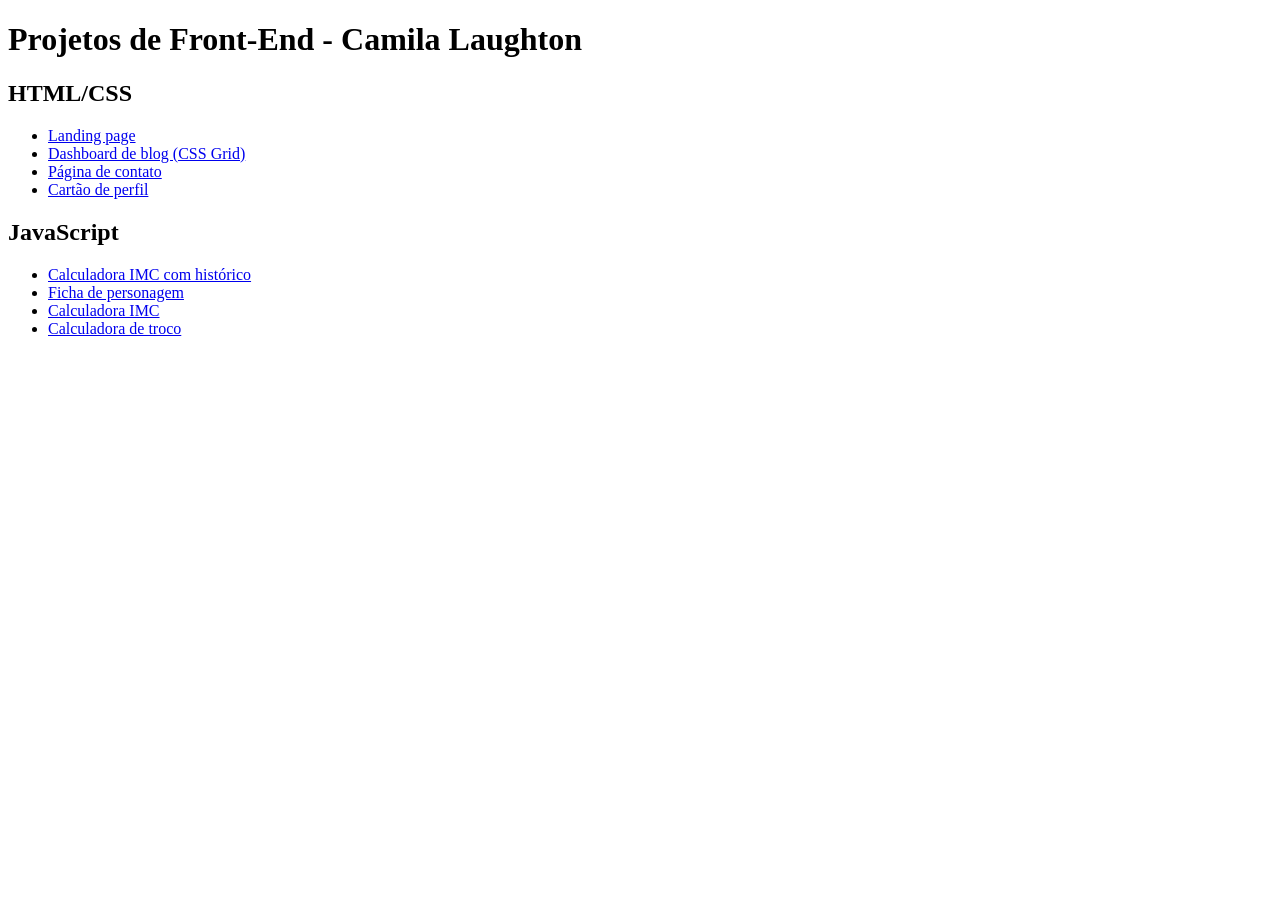
<file: index.html>
<!DOCTYPE html>
<html lang="pt-BR">
<head>
<meta charset="UTF-8">
<title>Camila Laughton - Projetos Front-End</title>
</head>
<body>
<h1>Projetos de Front-End - Camila Laughton</h1>

<h2>HTML/CSS</h2>
<ul>
<li><a href="html-css/ex.03-landing.page/ex.html">Landing page</a></li>
<li><a href="html-css/ex.04-dashboard.blog/ex.html">Dashboard de blog (CSS Grid)</a></li>
<li><a href="html-css/ex.02-pagina.de.contato/ex.html">Página de contato</a></li>
<li><a href="html-css/ex.01-cartao.de.perfil/ex.html">Cartão de perfil</a></li>
</ul>

<h2>JavaScript</h2>
<ul>
<li><a href="javascript/ex.calculadora.imc.historico/ex.html">Calculadora IMC com histórico</a></li>
<li><a href="javascript/ex.ficha.personagem/ex.html">Ficha de personagem</a></li>
<li><a href="javascript/ex.calculadora.imc/calculadora.html">Calculadora IMC</a></li>
<li><a href="javascript/ex.calculadora.troco/ex.html">Calculadora de troco</a></li>
</ul>

</body>
</html>
</file>
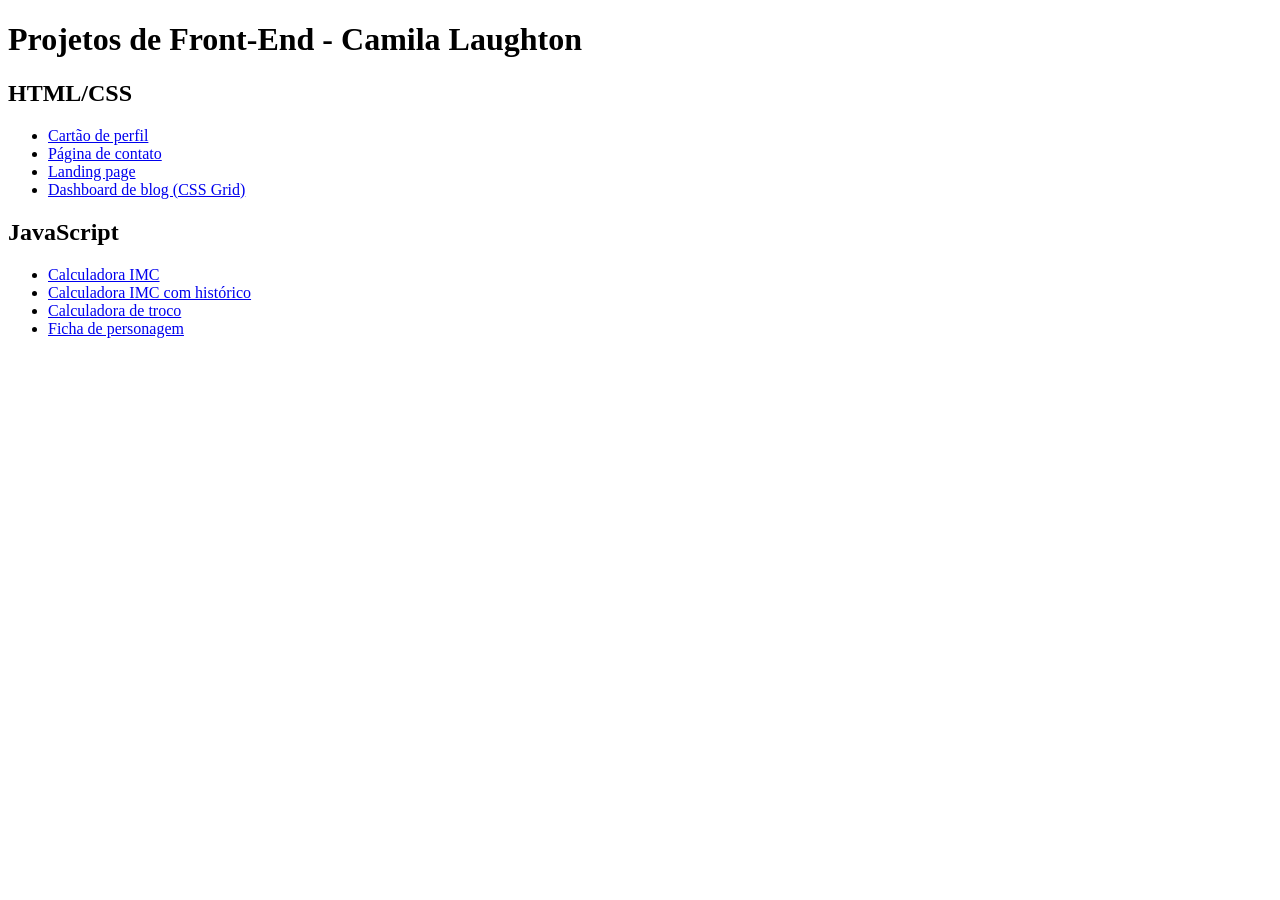
<file: javascript/index.html>
<!DOCTYPE html>
<html lang="pt-BR">
<head>
<meta charset="UTF-8">
<title>Camila Laughton - Projetos Front-End</title>
</head>
<body>
<h1>Projetos de Front-End - Camila Laughton</h1>

<h2>HTML/CSS</h2>
<ul>
<li><a href="html-css/ex.01-cartao.de.perfil/ex.html">Cartão de perfil</a></li>
<li><a href="html-css/ex.02-pagina.de.contato/ex.html">Página de contato</a></li>
<li><a href="html-css/ex.03-landing.page/ex.html">Landing page</a></li>
<li><a href="html-css/ex.04-dashboard.blog/ex.html">Dashboard de blog (CSS Grid)</a></li>
</ul>

<h2>JavaScript</h2>
<ul>
<li><a href="javascript/ex.calculadora.imc/ex.html">Calculadora IMC</a></li>
<li><a href="javascript/ex.calculadora.imc.historico/ex.html">Calculadora IMC com histórico</a></li>
<li><a href="javascript/ex.calculadora.troco/ex.html">Calculadora de troco</a></li>
<li><a href="javascript/ex.ficha.personagem/ex.html">Ficha de personagem</a></li>
</ul>

</body>
</html>
</file>
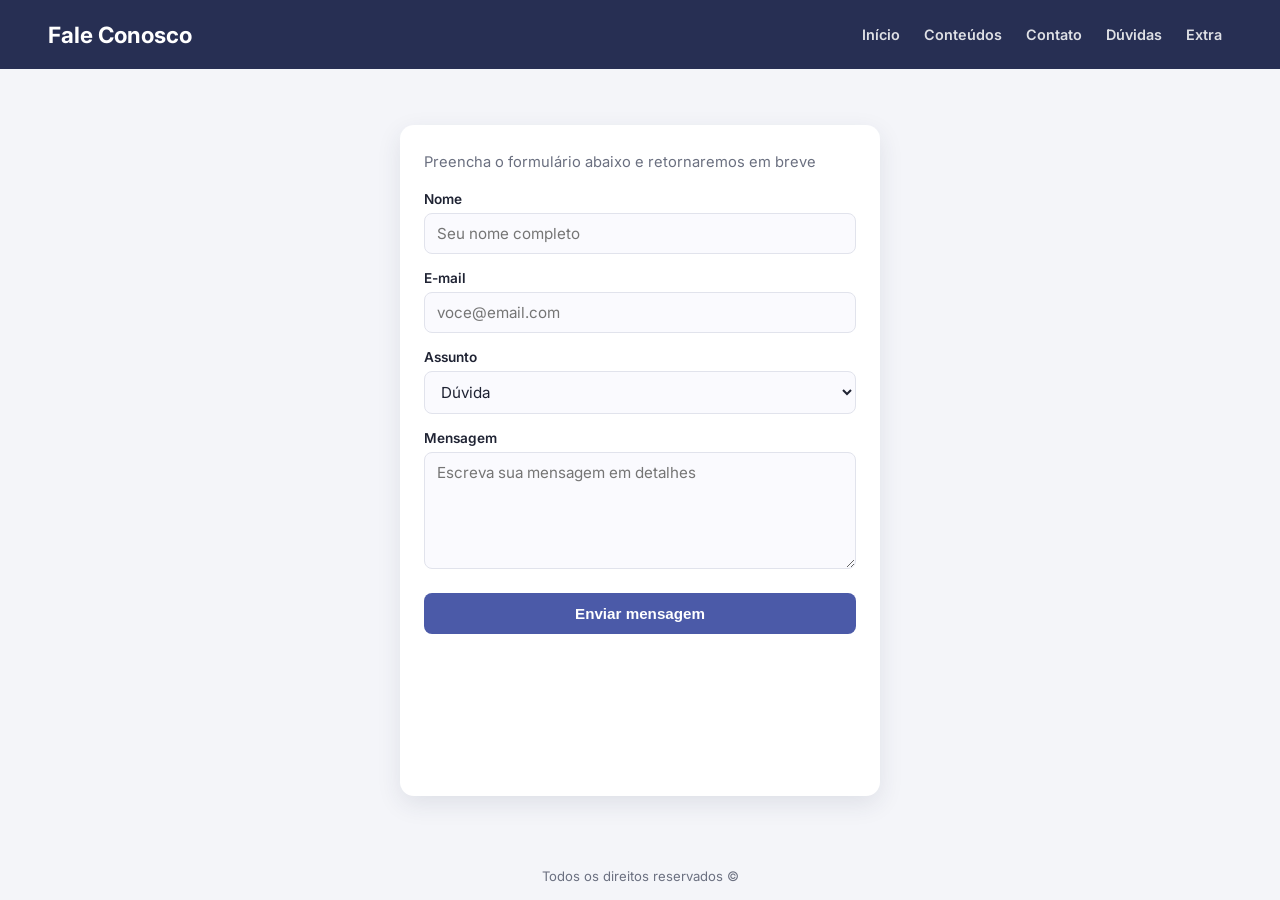
<file: html-css/ex.02-pagina.de.contato/ex.html>
<!DOCTYPE html>
<html lang="pt-br">
<head>
    <meta charset="UTF-8">
    <meta name="viewport" content="width=device-width, initial-scale=1.0">
    <title>Página de Contato</title>
    <link rel="preconnect" href="https://fonts.googleapis.com">
    <link href="https://fonts.googleapis.com/css2?family=Inter:wght@400;600;700&display=swap" rel="stylesheet">
    <link rel="stylesheet" href="style.css">
</head>
<body>
    <header>
        <h1>Fale Conosco</h1>
        <nav>
            <a href="#">Início</a>
            <a href="#">Conteúdos</a>
            <a href="#">Contato</a>
            <a href="#">Dúvidas</a>
            <a href="#">Extra</a>
        </nav>
    </header>

    <main>
        <section class="contact-card">
            <p class="intro">Preencha o formulário abaixo e retornaremos em breve</p>
            <form action="#" method="post">
                <div class="field">
                    <label for="name">Nome</label>
                    <input type="text" name="name" id="name" class="inputs" placeholder="Seu nome completo">
                </div>

                <div class="field">
                    <label for="email">E-mail</label>
                    <input type="email" name="email" id="email" class="inputs" placeholder="voce@email.com">
                </div>

                <div class="field">
                    <label for="subject">Assunto</label>
                    <select name="subject" id="subject" class="inputs">
                        <option value="duvida">Dúvida</option>
                        <option value="sugestao">Sugestão</option>
                        <option value="reclamacao">Reclamação</option>
                    </select>
                </div>

                <div class="field">
                    <label for="text">Mensagem</label>
                    <textarea name="text" id="text" class="inputs" rows="5" placeholder="Escreva sua mensagem em detalhes"></textarea>
                </div>

                <input type="submit" value="Enviar mensagem" class="button">
            </form>
        </section>
    </main>

    <footer>Todos os direitos reservados &copy;</footer>
</body>
</html>
</file>
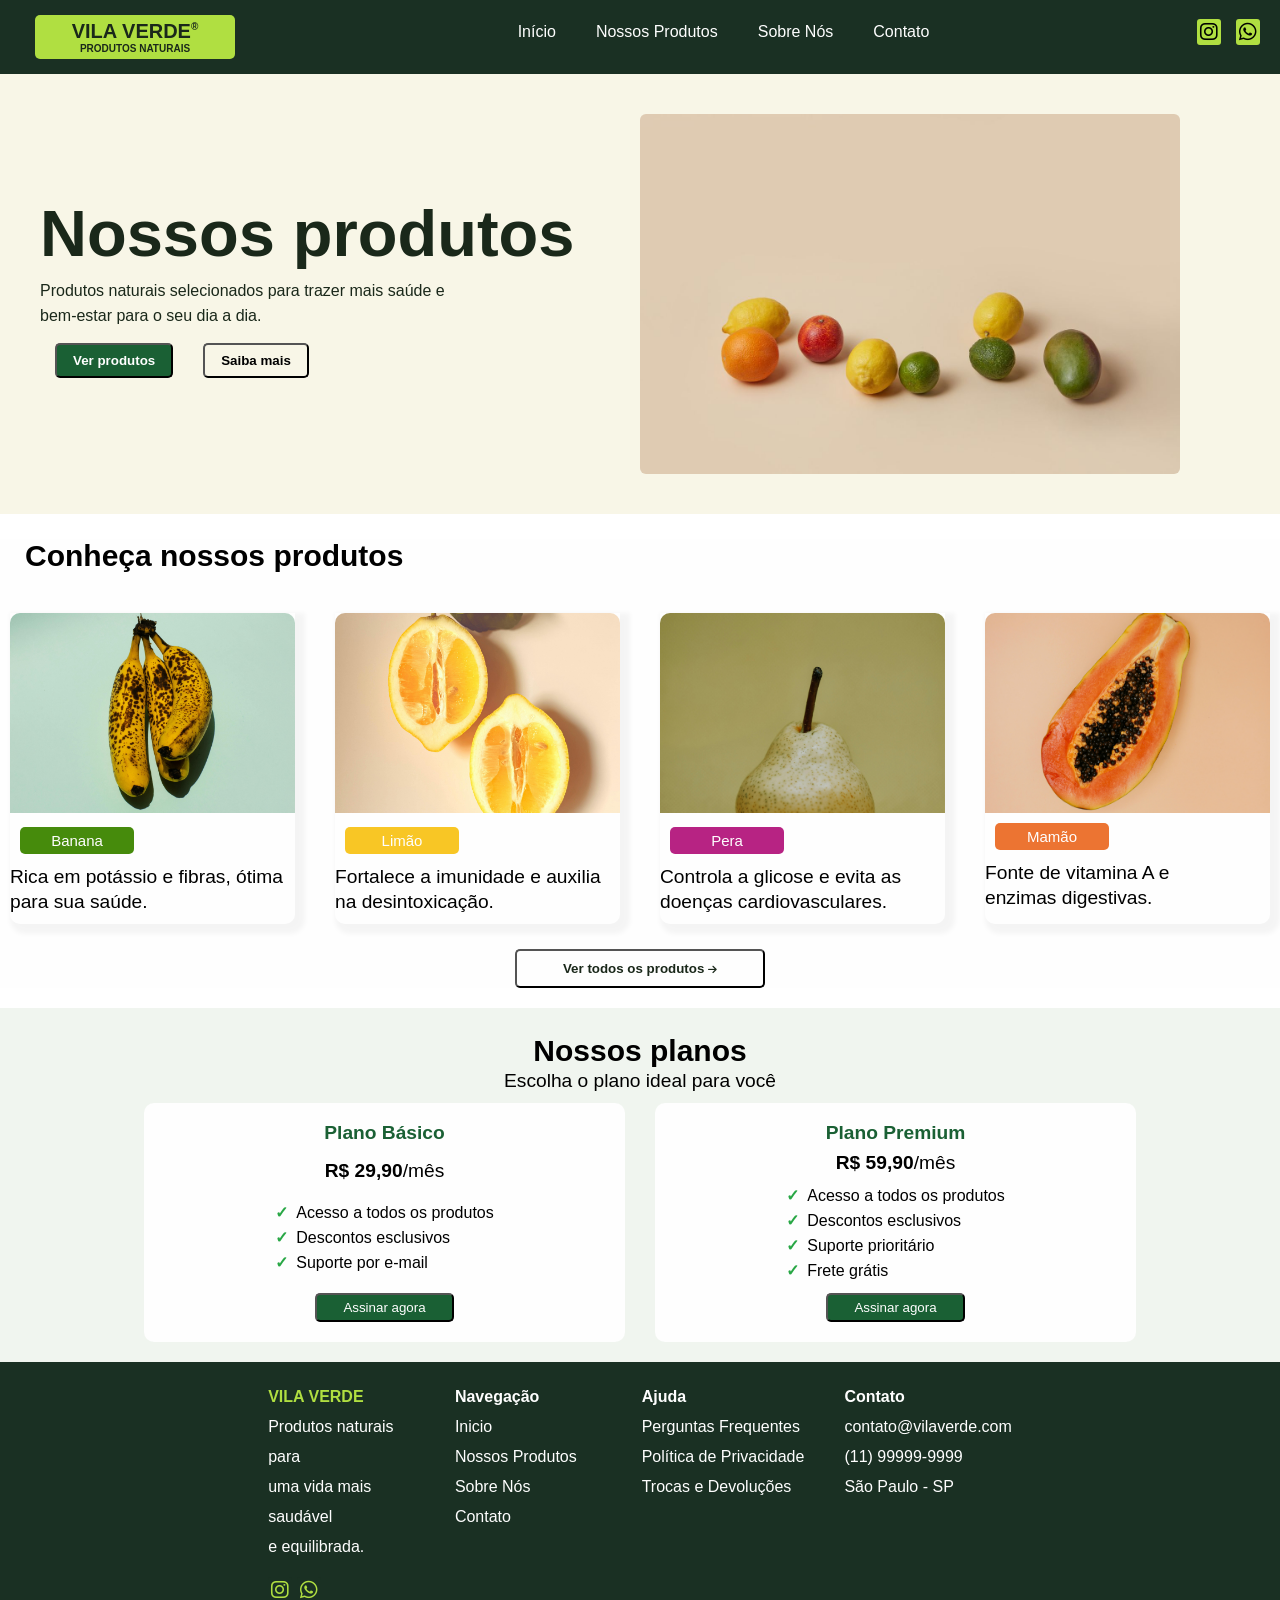
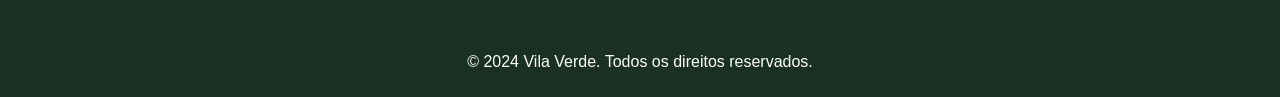
<file: html-css/ex.03-landing.page/ex.html>
<!DOCTYPE html>
<html lang="pt-br">
<head>
    <meta charset="UTF-8">
    <meta name="viewport" content="width=device-width, initial-scale=1.0">
    <title>Vila Verde</title>
    <link rel="stylesheet" href="style.css">
    <link rel="stylesheet" href="https://cdnjs.cloudflare.com/ajax/libs/font-awesome/6.5.1/css/all.min.css">
</head>
<body>
    <header id="logo">
        <div class="logo">
            <h1>VILA VERDE<span class="reg">&reg;</span></h1>
            <span class="subtitle">PRODUTOS NATURAIS</span>
        </div>

        <nav id="menu">
            <ul>
                <li><a href="#">Início</a></li>
                <li><a href="#">Nossos Produtos</a></li>
                <li><a href="#">Sobre Nós</a></li>
                <li><a href="#">Contato</a></li>
            </ul>
        </nav>

        <div id="icons">
            <i class="fa-brands fa-instagram"></i>
            <i class="fa-brands fa-whatsapp"></i>
        </div>
    </header>

    <main>
        <section id="hero">
            <div class="hero-text-buttons">
                <div class="hero-text">
                    <h1>Nossos produtos</h1>
                    <p>Produtos naturais selecionados para trazer mais saúde e <br> bem-estar para o seu dia a dia.</p>
                </div>
                           <div class="hero-buttons">
                   <button class="hero-button1">Ver produtos</button>
                   <button class="hero-button2">Saiba mais</button>
                           </div>
            </div>
            <div><img src="fruits.jpg" alt="imagem de frutas" class="img-hero"></div>
        </section>

        <!--FEATURES---------------------------------------------------->
        <section id="features">
            <h1>Conheça nossos produtos</h1>
            <div class="cards">
                <div class="card-banana">
                    <img src="img-banana.jpg" alt="imagem de uma banana">
                    <h2 class="card-title1">Banana</h2>
                    <span>Rica em potássio e fibras, ótima para sua saúde.</span>
                </div>

                <div class="card-papaya">
                    <img src="img-mamao.jpg" alt="imagem de um mamão">
                    <h2 class="card-title2">Mamão</h2>
                    <span>Fonte de vitamina A e enzimas digestivas.</span>
                </div>

                <div class="card-lemon">
                    <img src="limao-h.jpg" alt="imagem de um limão">
                    <h2 class="card-title3">Limão</h2>
                    <span>Fortalece a imunidade e auxilia na desintoxicação.</span>
                </div>

                <div class="card-pear">
                    <img src="pera.jpg" alt="imagem de uma pera">
                    <h2 class="card-title4">Pera</h2>
                    <span>Controla a glicose e evita as doenças cardiovasculares.</span>
                </div>
            </div>
            <div class="buttons"><button class="features-button">Ver todos os produtos <i class="fa-solid fa-arrow-right"></i></button></div>
        </section>

        <!--PRICING---------------------------------------------------------------->
        <section id="pricing">
            <div class="pricing-top">
                <h1>Nossos planos</h1>
                <span>Escolha o plano ideal para você</span>
            </div>
            <div class="price-cards">
                <div class="pricing-card" id="card1">
                    <h2>Plano Básico</h2>
                    <span><div class="price">R$ 29,90 </div> /mês</span>
                    <ul>
                        <li>Acesso a todos os produtos</li>
                        <li>Descontos esclusivos</li>
                        <li>Suporte por e-mail</li>
                    </ul>
                    <button class="pricing-button pricing-button-pro">Assinar agora</button>
                </div>
                <div class="pricing-card" id="card2">
                    <h2>Plano Premium</h2>
                    <span><div class="price">R$ 59,90 </div> /mês</span>
                    <ul>
                        <li>Acesso a todos os produtos</li>
                        <li>Descontos esclusivos</li>
                        <li>Suporte prioritário</li>
                        <li>Frete grátis</li>
                    </ul>
                    <button class="pricing-button pricing-button-pro">Assinar agora</button>
                </div>
            </div>
        </section>
    </main>

        <!--FOOTER ------------------------------------------------------------------------>
    <footer>
        <div class="box01">
            <div class="footer-slogan">
                <h2>VILA VERDE</h2>
                <p>Produtos naturais para <br> uma vida mais saudável <br> e equilibrada.</p>
            <div id="footer-icons">
                <i class="fa-brands fa-instagram" id="insta"></i>
                <i class="fa-brands fa-whatsapp" id="wpp"></i>
            </div>
            </div>
            <div class="footer-style">
                <h2>Navegação</h2>
                <a href="#">Inicio</a>
                <a href="#">Nossos Produtos</a>
                <a href="#">Sobre Nós</a>
                <a href="#">Contato</a>
        </div>

        </div>

        <div class="box02">
            <div class="footer-style">
                <h2>Ajuda</h2>
                <a href="#">Perguntas Frequentes</a>
                <a href="#">Política de Privacidade</a>
                <a href="#">Trocas e Devoluções</a>
            </div>
            <div class="footer-style">
                <h2>Contato</h2>
                <a href="#">contato@vilaverde.com</a>
                <a href="#">(11) 99999-9999</a>
                <a href="#">São Paulo - SP</a>
            </div>
        </div>
        <p class="copy">&copy; 2024 Vila Verde. Todos os direitos reservados.</p>
    </footer>
</body>
</html>
</file>
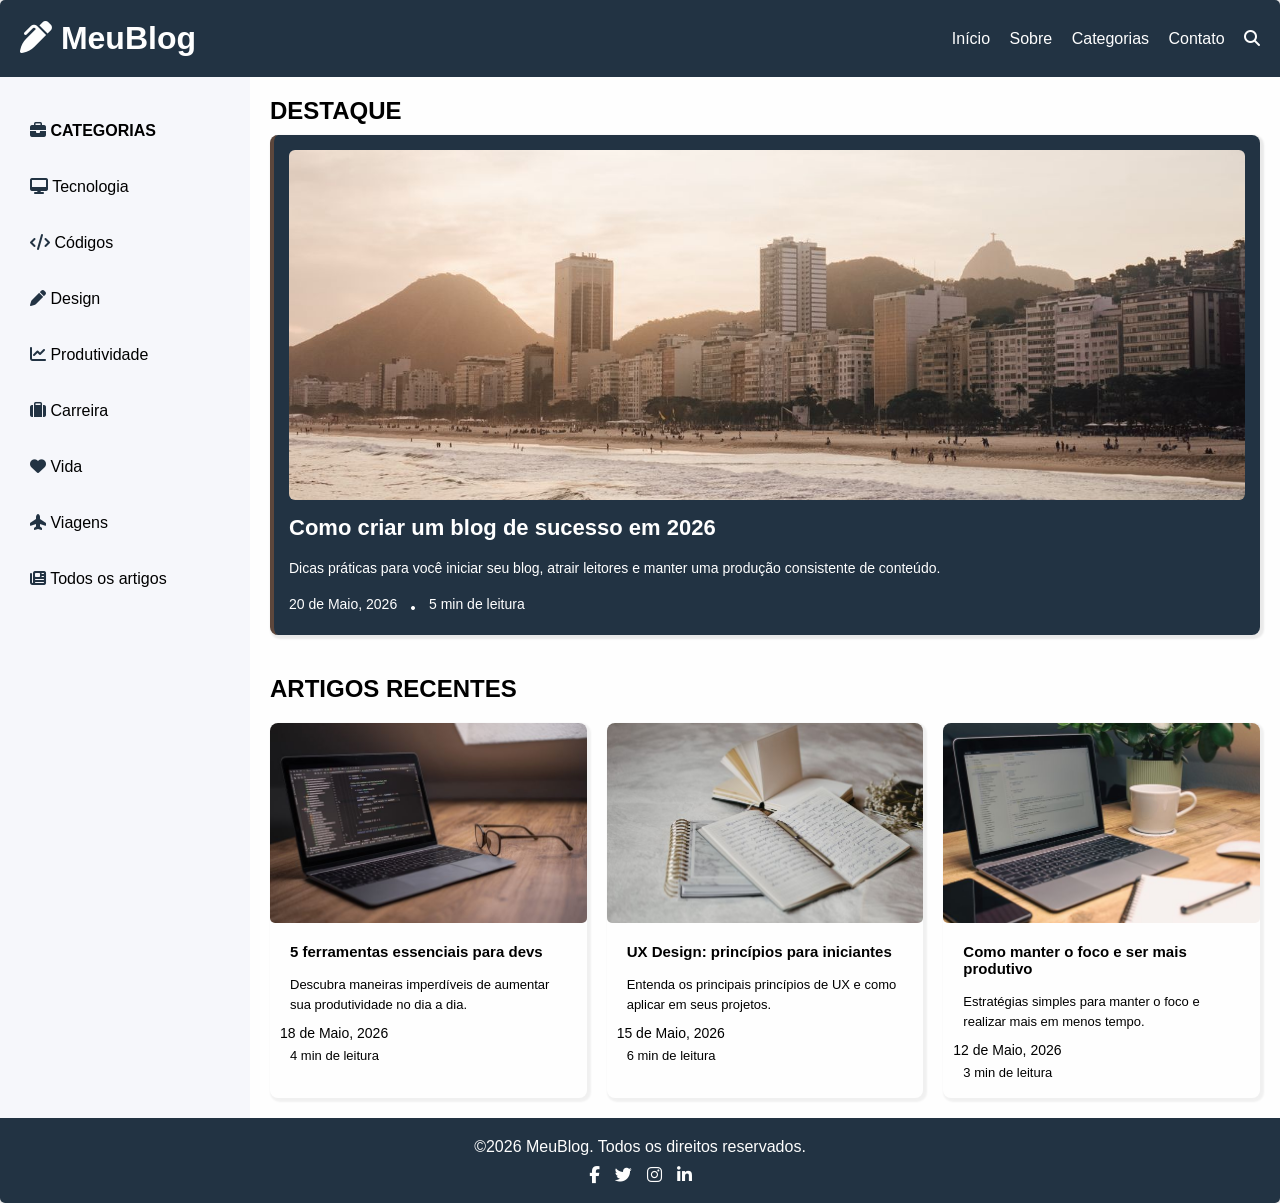
<file: html-css/ex.04-dashboard.blog/ex.html>
<!DOCTYPE html>
<html lang="pt-br">
<head>
    <meta charset="UTF-8">
    <meta name="viewport" content="width=device-width, initial-scale=1.0">
    <title>MeuBlog</title>
    <link rel="stylesheet" href="https://cdnjs.cloudflare.com/ajax/libs/font-awesome/6.5.1/css/all.min.css">
    <link rel="stylesheet" href="style.css">
</head>
<body>

    <!--HEADER----------------------------------------------------------------->
    <header>
        <h1><i class="fa-solid fa-pen-clip"></i> MeuBlog</h1>

        <nav>
            <a href="#">Início</a>
            <a href="#">Sobre</a>
            <a href="#">Categorias</a>
            <a href="#">Contato</a>
           <i class="fa-solid fa-magnifying-glass"></i>
        </nav>
    </header>

    <!--ASIDE----------------------------------------------------------------->
    <aside>
        <a href="#" class="aside-title"><i class="fa-solid fa-briefcase"></i> CATEGORIAS</a>
        <a href="#"><i class="fa-solid fa-desktop"></i> Tecnologia</a>
        <a href="#"><i class="fa-solid fa-code"></i> Códigos</a>
        <a href="#"><i class="fa-solid fa-pen"></i> Design</a>
        <a href="#"><i class="fa-solid fa-chart-line"></i> Produtividade</a>
        <a href="#"><i class="fa-solid fa-suitcase"></i> Carreira</a>
        <a href="#"><i class="fa-solid fa-heart"></i> Vida</a>
        <a href="#"><i class="fa-solid fa-plane-up"></i> Viagens</a>
        <a href="#"><i class="fa-solid fa-newspaper"></i> Todos os artigos</a>
    </aside>

    <!--MAIN----------------------------------------------------------------->
    <main>
        <section id="feature">
            <h2>DESTAQUE</h2>
            <div class="feature-box">
                <img src="destaque-blog.jpg" alt="imagem de paisagem">
                <h3>Como criar um blog de sucesso em 2026</h3>
                <p>Dicas práticas para você iniciar seu blog, atrair leitores e manter uma produção consistente de conteúdo.</p>
                <time datetime="2026-05-20">20 de Maio, 2026 <i class="fa-solid fa-circle"></i> 5 min de leitura</time>
            </div>
        </section>

        <section id="articles">
            <h2>ARTIGOS RECENTES</h2>
             <article class="card01 img-adjust">
                    <img src="pequeno-notebook02.jpg" alt="imagem de um notebook numa mesa">
                    <div class="card-text">
                        <h3>5 ferramentas essenciais para devs</h3>
                        <p>Descubra maneiras imperdíveis de aumentar sua produtividade no dia a dia.</p>
                        <time datetime="2026-05-18">18 de Maio, 2026</time>
                        <p>4 min de leitura</p>
                    </div>
             </article>
            

             <article class="card02">
                    <img src="caderno.jpg" alt="imagem de um caderno aberto">
                    <div class="card-text">
                        <h3>UX Design: princípios para iniciantes</h3>
                        <p>Entenda os principais princípios de UX e como aplicar em seus projetos.</p>
                        <time datetime="2026-05-15">15 de Maio, 2026</time>
                        <p>6 min de leitura</p>
                    </div>
             </article>
            

             <article class="card03">
                    <img src="notebook-produ.jpg" alt="imagem de um notebook numa mesa">
                    <div class="card-text">
                        <h3>Como manter o foco e ser mais produtivo</h3>
                        <p>Estratégias simples para manter o foco e realizar mais em menos tempo.</p>
                        <time datetime="2026-05-12">12 de Maio, 2026</time>
                        <p>3 min de leitura</p>
                    </div>
             </article>
        </section>
    </main>

    <!--FOOTER----------------------------------------------------------------->
    <footer>
        <p>&copy;2026 MeuBlog. Todos os direitos reservados.</p>
        <div class="footer-icons">
            <i class="fa-brands fa-facebook-f"></i>
            <i class="fa-brands fa-twitter"></i>
            <i class="fa-brands fa-instagram"></i>
            <i class="fa-brands fa-linkedin-in"></i>
        </div>
    </footer>
</body>
</html>
</file>
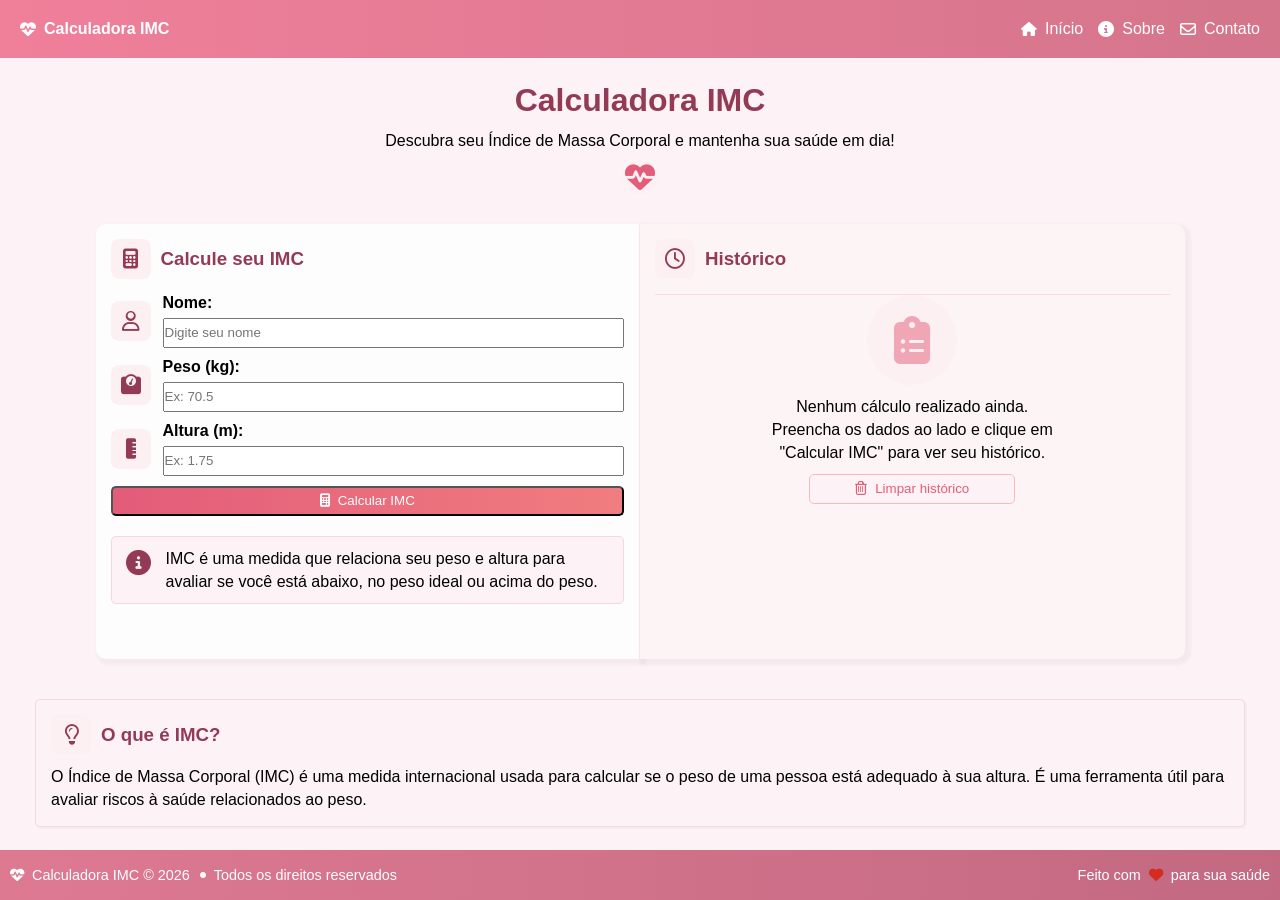
<file: javascript/ex.calculadora.imc.historico/ex.html>
<!DOCTYPE html>
<html lang="pt-br">
<head>
    <meta charset="UTF-8">
    <meta name="viewport" content="width=device-width, initial-scale=1.0">
    <title>Calculadora IMC</title>
    <link rel="stylesheet" href="style.css">
    <link rel="stylesheet" href="https://cdnjs.cloudflare.com/ajax/libs/font-awesome/6.5.1/css/all.min.css">
</head>
<body>
     <header>
            <p><i class="fa-solid fa-heart-pulse"></i> Calculadora IMC</p>
            <i class="fa-solid fa-bars"></i>
 
            <nav>
                <a href="#"><i class="fa-solid fa-house"></i> Início</a>
                <a href="#"><i class="fa-solid fa-circle-info"></i> Sobre</a>
                <a href="#"><i class="fa-regular fa-envelope"></i> Contato</a>
            </nav>
    </header>

    <main>
        <div class="main-top">
            <h1>Calculadora IMC</h1>
            <p>Descubra seu Índice de Massa Corporal e mantenha sua saúde em dia!</p>
            <span class="icon-circle heart02"><i class="fa-solid fa-heart-pulse"></i></span>
        </div>

         <div class="cards">
            <section id="card01">
                <h3><span class="icon-box"><i class="fa-solid fa-calculator"></i></span> Calcule seu IMC</h3>
                <form action="#" method="get">
                    <div class="form-group">
                        <span class="icon-box"><i class="fa-regular fa-user"></i></span>
                        <div class="form-field">
                            <label for="name">Nome:</label>
                            <input type="text" name="name" id="name" placeholder="Digite seu nome">
                        </div>
                    </div>
                    <div class="form-group">
                        <span class="icon-box"><i class="fa-solid fa-weight-scale"></i></span>
                        <div class="form-field">
                            <label for="weight">Peso (kg):</label>
                            <input type="text" name="weight" id="weight" placeholder="Ex: 70.5">
                        </div>
                    </div>
                    <div class="form-group">
                        <span class="icon-box"><i class="fa-solid fa-ruler-vertical"></i></span>
                        <div class="form-field">
                            <label for="height">Altura (m):</label>
                            <input type="text" name="height" id="height" placeholder="Ex: 1.75">
                        </div>
                    </div>
                    <button id="btn-calculate"><i class="fa-solid fa-calculator"></i> Calcular IMC</button>
                </form>

                <div class="p-info">
                    <span class="icon-circle icon-circle-fill"><i class="fa-solid fa-circle-info"></i></span>
                    <p>IMC é uma medida que relaciona seu peso e altura para avaliar se você está abaixo, no peso ideal ou acima do peso.</p>
                </div>
                <div id="result"></div>
            </section>

            <section id="card02">
                <h3 id="title-card02"><span class="icon-box"><i class="fa-regular fa-clock"></i></span> Histórico</h3>
                <ul id="history-list"></ul>
                <div id="history-empty">
                    <span class="icon-circle-lg"><i class="fa-solid fa-clipboard-list"></i></span>
                    <p>Nenhum cálculo realizado ainda.</p>
                    <p>Preencha os dados ao lado e clique em <br> "Calcular IMC" para ver seu histórico.</p>
                </div>
                <div class="btn-clear"><button id="btn-clear"><i class="fa-regular fa-trash-can"></i> Limpar histórico</button></div>
            </section>
        </div>

        <section id="card03">
            <h3><span class="icon-box"><i class="fa-regular fa-lightbulb"></i></span> O que é IMC?</h3>
            <p>O Índice de Massa Corporal (IMC) é uma medida internacional usada para calcular se o peso de uma pessoa está adequado à sua altura. É uma ferramenta útil para avaliar riscos à saúde relacionados ao peso.</p>
        </section>
    </main>
     <footer>
            <div class="footer-info">
                <p><i class="fa-solid fa-heart-pulse"></i> Calculadora IMC &copy; 2026</p>
                <p><i class="fa-solid fa-circle" style="font-size: 6px;"></i> Todos os direitos reservados</p>
            </div>
            <p>Feito com <i class="fa-solid fa-heart" style="color: rgb(211, 44, 33);"></i> para sua saúde</p>
    </footer>

    <script src="script.js"></script>
</body>
</html>
</file>
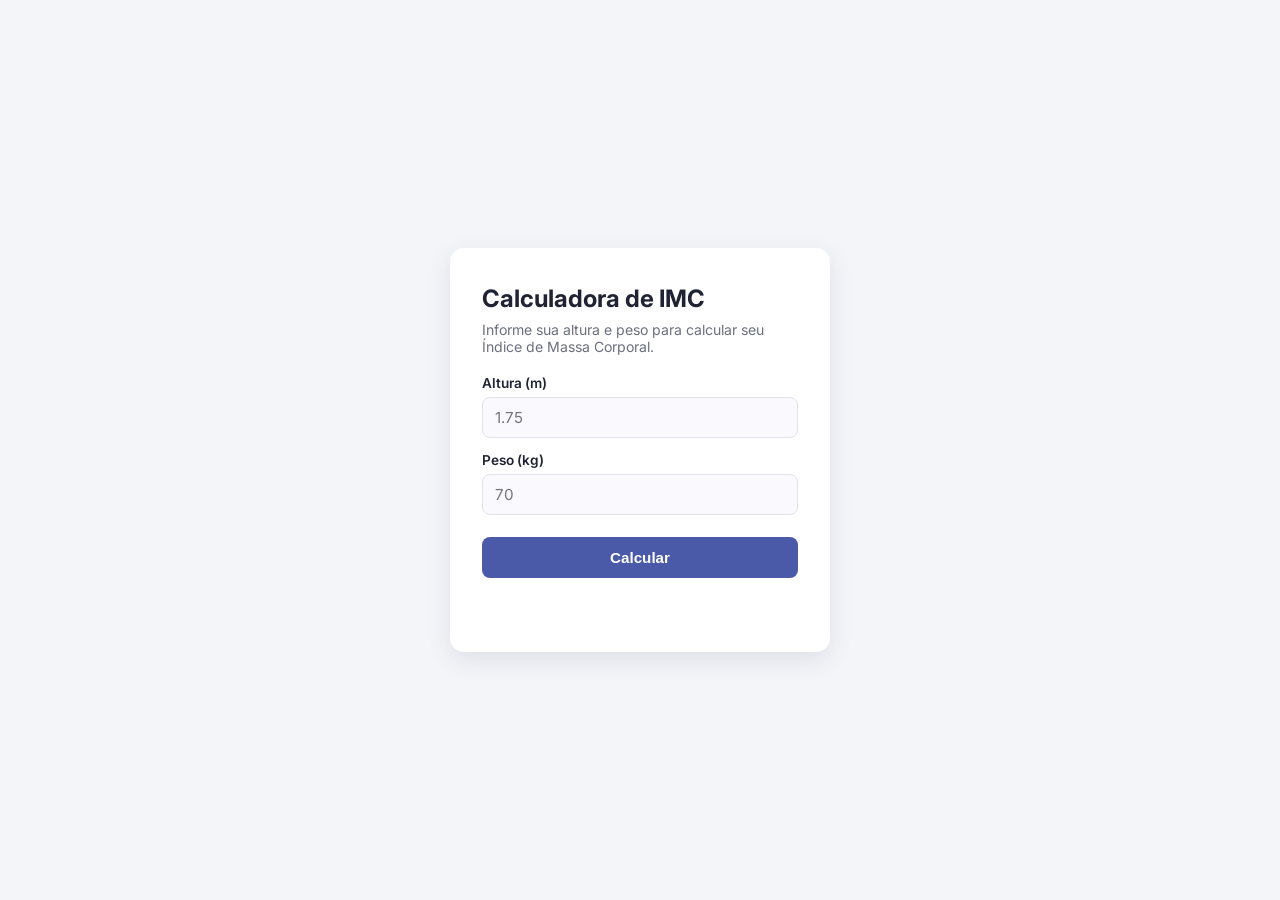
<file: javascript/ex.calculadora.imc/calculadora.html>
<!DOCTYPE html>
<html lang="pt-br">
<head>
    <meta charset="UTF-8">
    <meta name="viewport" content="width=device-width, initial-scale=1.0">
    <title>Calculadora de IMC</title>
    <link rel="preconnect" href="https://fonts.googleapis.com">
    <link href="https://fonts.googleapis.com/css2?family=Inter:wght@400;600;700&display=swap" rel="stylesheet">
    <link rel="stylesheet" href="style.css">
</head>
<body>
    <main>
        <section class="card">
            <h1>Calculadora de IMC</h1>
            <p class="intro">Informe sua altura e peso para calcular seu Índice de Massa Corporal.</p>

            <form>
                <div class="field">
                    <label for="height">Altura (m)</label>
                    <input type="text" name="height" id="height" placeholder="1.75" inputmode="decimal" required>
                </div>

                <div class="field">
                    <label for="weight">Peso (kg)</label>
                    <input type="text" name="weight" id="weight" placeholder="70" inputmode="decimal" required>
                </div>

                <button type="button" id="btn">Calcular</button>
            </form>

            <div class="result" id="result-box">
                <p id="resultado"></p>
                <p id="categoria"></p>
            </div>
        </section>
    </main>

    <script src="script.js"></script>
</body>
</html>
</file>
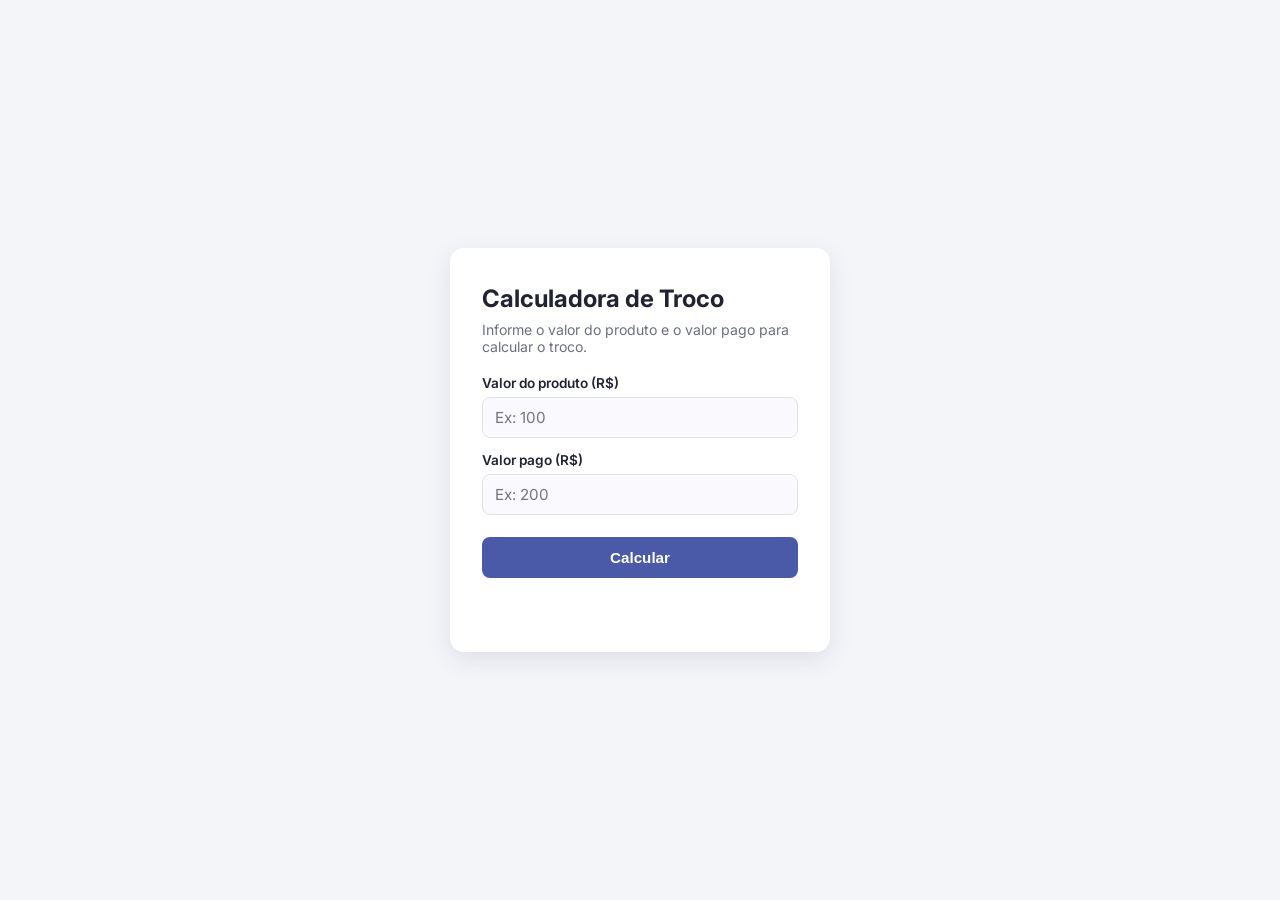
<file: javascript/ex.calculadora.troco/ex.html>
<!DOCTYPE html>
<html lang="pt-br">
<head>
    <meta charset="UTF-8">
    <meta name="viewport" content="width=device-width, initial-scale=1.0">
    <title>Calculadora de Troco</title>
    <link rel="preconnect" href="https://fonts.googleapis.com">
    <link href="https://fonts.googleapis.com/css2?family=Inter:wght@400;600;700&display=swap" rel="stylesheet">
    <link rel="stylesheet" href="style.css">
</head>
<body>
    <main>
        <section class="card">
            <h1>Calculadora de Troco</h1>
            <p class="intro">Informe o valor do produto e o valor pago para calcular o troco.</p>

            <form>
                <div class="field">
                    <label for="valorproduto">Valor do produto (R$)</label>
                    <input type="text" name="valorproduto" id="valorproduto" placeholder="Ex: 100" inputmode="decimal" required>
                </div>

                <div class="field">
                    <label for="valorpago">Valor pago (R$)</label>
                    <input type="text" name="valorpago" id="valorpago" placeholder="Ex: 200" inputmode="decimal" required>
                </div>

                <button type="button" id="btn">Calcular</button>
            </form>

            <div class="result">
                <p id="resultado"></p>
            </div>
        </section>
    </main>

    <script src="script.js"></script>
</body>
</html>
</file>
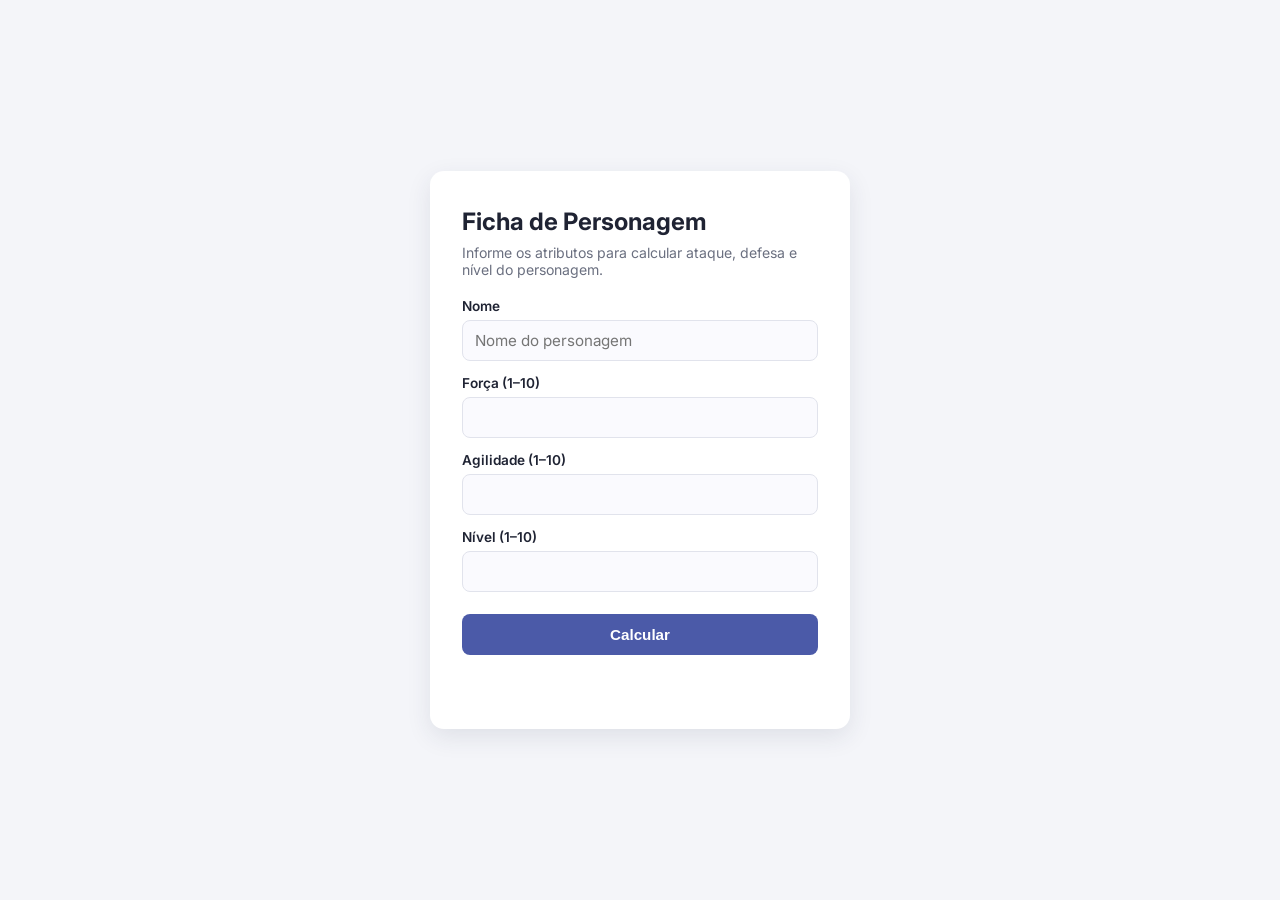
<file: javascript/ex.ficha.personagem/ex.html>
<!DOCTYPE html>
<html lang="pt-br">
<head>
    <meta charset="UTF-8">
    <meta name="viewport" content="width=device-width, initial-scale=1.0">
    <title>Ficha de Personagem</title>
    <link rel="preconnect" href="https://fonts.googleapis.com">
    <link href="https://fonts.googleapis.com/css2?family=Inter:wght@400;600;700&display=swap" rel="stylesheet">
    <link rel="stylesheet" href="style.css">
</head>
<body>
    <main>
        <section class="card">
            <h1>Ficha de Personagem</h1>
            <p class="intro">Informe os atributos para calcular ataque, defesa e nível do personagem.</p>

            <form>
                <div class="field">
                    <label for="nome">Nome</label>
                    <input type="text" name="nome" id="nome" placeholder="Nome do personagem" required>
                </div>

                <div class="field">
                    <label for="forca">Força (1–10)</label>
                    <input type="number" name="forca" id="forca" min="1" max="10" required>
                </div>

                <div class="field">
                    <label for="agilidade">Agilidade (1–10)</label>
                    <input type="number" name="agilidade" id="agilidade" min="1" max="10" required>
                </div>

                <div class="field">
                    <label for="nivel">Nível (1–10)</label>
                    <input type="number" name="nivel" id="nivel" min="1" max="10" required>
                </div>

                <button type="button" id="btn">Calcular</button>
            </form>

            <p id="erro" class="erro"></p>

            <div id="resultado" class="result">
                <p id="resultNome"></p>
                <p id="resultAtaque"></p>
                <p id="resultDefesa"></p>
                <p id="resultStatus"></p>
                <p id="resultNivel"></p>
            </div>
        </section>
    </main>

    <script src="script.js"></script>
</body>
</html>
</file>
<file: html-css/ex.02-pagina.de.contato/style.css>
@charset "UTF-8";

* {
    box-sizing: border-box;
    padding: 0;
    margin: 0;
}

:root {
    --bg-page: #f4f5f9;
    --bg-header: #272f53;
    --bg-card: #ffffff;
    --accent: #4b5aa8;
    --accent-hover: #3a4788;
    --text-main: #1f2333;
    --text-muted: #6b7080;
    --border: #e1e3ec;
}

body {
    font-family: 'Inter', Arial, Helvetica, sans-serif;
    display: flex;
    flex-direction: column;
    min-height: 100vh;
    background-color: var(--bg-page);
    color: var(--text-main);
}

/* HEADER */
header {
    background-color: var(--bg-header);
    color: #ffffff;
    padding: 20px 16px;
    display: flex;
    flex-flow: column wrap;
    gap: 12px;
}

header h1 {
    font-size: 1.4rem;
    font-weight: 700;
}

nav {
    display: flex;
    flex-flow: row wrap;
    gap: 4px;
}

nav > a {
    text-decoration: none;
    padding: 6px 10px;
    border-radius: 6px;
    font-weight: 600;
    font-size: 0.9rem;
    color: #ffffff;
    opacity: 0.85;
    transition: 0.25s;
}

nav > a:hover {
    opacity: 1;
    background-color: rgba(255, 255, 255, 0.12);
}

/* MAIN */
main {
    flex-grow: 1;
    display: flex;
    justify-content: center;
    padding: 32px 16px;
}

.contact-card {
    width: 100%;
    max-width: 480px;
    background-color: var(--bg-card);
    border-radius: 14px;
    padding: 28px 24px;
    box-shadow: 0 8px 24px rgba(39, 47, 83, 0.1);
    animation: fadeIn 0.6s ease;
}

.intro {
    color: var(--text-muted);
    font-size: 0.92rem;
    margin-bottom: 20px;
}

form {
    display: flex;
    flex-direction: column;
}

.field {
    display: flex;
    flex-direction: column;
    margin-bottom: 16px;
}

label {
    font-size: 0.85rem;
    font-weight: 600;
    margin-bottom: 6px;
    color: var(--text-main);
}

.inputs {
    width: 100%;
    padding: 10px 12px;
    border: 1px solid var(--border);
    border-radius: 8px;
    font-family: inherit;
    font-size: 0.95rem;
    color: var(--text-main);
    background-color: #fafafe;
    transition: 0.2s;
}

.inputs:focus {
    outline: none;
    border-color: var(--accent);
    box-shadow: 0 0 0 3px rgba(75, 90, 168, 0.15);
}

#text {
    resize: vertical;
    min-height: 100px;
}

.button {
    margin-top: 8px;
    padding: 12px;
    background-color: var(--accent);
    color: #ffffff;
    border: none;
    border-radius: 8px;
    font-weight: 700;
    font-size: 0.95rem;
    cursor: pointer;
    transition: 0.2s;
}

.button:hover {
    background-color: var(--accent-hover);
}

/* FOOTER */
footer {
    text-align: center;
    font-size: 0.82rem;
    color: var(--text-muted);
    padding: 16px;
}

/* ANIMAÇÃO */
@keyframes fadeIn {
    from { opacity: 0; transform: translateY(8px); }
    to   { opacity: 1; transform: translateY(0); }
}

/* TABLET */
@media (min-width: 481px) and (max-width: 1119px) {
    header {
        flex-direction: row;
        align-items: center;
        justify-content: space-between;
    }
}

/* DESKTOP */
@media (min-width: 920px) {
    header {
        flex-direction: row;
        align-items: center;
        justify-content: space-between;
        padding: 20px 48px;
    }

    main {
        padding: 56px 16px;
    }
}
</file>
<file: html-css/ex.03-landing.page/style.css>
@charset "UTF-8"; 

* {
    box-sizing: border-box;
    padding: 0px;
    margin: 0px;
}

:root {
    --header-bg-color: #1A3023;
    --header-title-bg: #B0DF41;
    --hero-bg-color: #F8F6E7;
    --features-bg-color: #FEFEFE;
    --pricing-bg-color: #F0F5EF;
    --button-bg-color: #1A6034;
    --title-text-color: #1A281A;
    --plan-color-1: #468B0C;
    --plan-color-2: #EC7432;
    --plan-color-3: #F8C625;
    --plan-color-4: #B72383;
}

body {
    width: 100%;
    font-family: Arial, Helvetica, sans-serif;
}

/*HEADER*/
header {
    background-color: var(--header-bg-color);
    display: flex;
    flex-flow: column nowrap; 
    align-items: center;
}

.logo {
    background-color: var(--header-title-bg);
    color: var(--title-text-color);
    font-weight: bold;
    width: 200px;
    text-align: center;
    border-radius: 5px;
    display: flex; 
    flex-direction: column;
    margin: 15px;
    padding: 5px;
} 

.logo h1 {
    font-size: 20px;
    font-weight: bolder;
}

.logo span {
    font-size: 10px;
}

.reg {
   vertical-align: super;           
    right: -1px;  
}

#menu a {
    text-decoration: none;
    color: var(--features-bg-color);
}

#menu a:hover {
    color: var(--header-title-bg);
    transition: 0.5s;
    cursor: pointer;
}

#menu ul {
    list-style-type: none;
    display: flex;
    flex-direction: row;
    gap: 20px;
    padding-bottom: 10px;
}

#icons {
    display: flex;
    flex-direction: row;
    gap: 10px;
    padding-bottom: 10px;
    justify-content: flex-end;
    cursor: pointer;
}

.fa-brands {
    background-color: var(--header-title-bg);
    font-size: 20px;
    border-radius: 3px;
    padding: 3px;
}

/*HERO*/
section#hero {
    background-color: var(--hero-bg-color);
    padding: 15px; 
    line-height: 25px;
    color: var(--title-text-color);
    display: flex;
    flex-direction: column;
} 

.hero-text {
    display: flex;
    flex-direction: column;
    justify-content: center;
    flex: 1;
}


#hero h1, #features h1, #pricing h1 {
    font-size: 20px;
    padding-bottom: 5px;
}

.hero-buttons {
    display: flex;
    flex-direction: row;
}

.hero-button1 {
    width: auto;
    border-radius: 5px;
    padding: 5px;
    font-weight: bold;
    margin: 15px;
    padding: 8px 16px;
    background-color: var(--button-bg-color);
    color: var(--features-bg-color);
}

.hero-button2 {
    width: auto;
    border-radius: 5px;
    padding: 5px;
    font-weight: bold;
    margin: 15px;
    padding: 8px 16px;
    background-color: var(--hero-bg-color);
}

.hero-button1:hover,
.hero-button2:hover {
    cursor: pointer;
    color: var(--header-title-bg);
    transition: 0.5s;
}

.img-hero {
    width: 100%;
    max-height: 200px;
    object-fit: cover;
    border-radius: 6px;
    flex: 1;
    align-self: center;

}

/* FEATURES */
#features {
    background-color: var(--features-bg-color);
}

#features h1 {
    margin: 25px;
}

#features h2 {
    font-size: 15px;
    font-weight: normal;
    margin: 10px;
    color: var(--features-bg-color);
    text-align: center;
    width: 40%;
    padding: 5px;
    border-radius: 5px;
}

@keyframes slideIn {
    from { transform: translateX(-100px); opacity: 0; }
    to   { transform: translateX(0); opacity: 1; }
}

.card-banana, .card-papaya, .card-lemon, .card-pear {
    flex: 1;
    min-width: 150px; /* largura mínima antes de quebrar linha */
    margin: 10px;
    box-shadow: 5px 5px 5px 5px rgba(0, 0, 0, 0.041);
    border-bottom-left-radius: 10px;
    border-bottom-right-radius: 10px;
    cursor: pointer;
    padding-bottom: 10px;
    animation: slideIn 0.8s ease;
}

.card-papaya {
    order: 1;
}

.card-banana h2 {
    background-color: var(--plan-color-1);
}


.card-papaya h2 {
    background-color: var(--plan-color-2);
}

/*.card-papaya {
    display: flex;
    flex-direction: column;
    align-items: center;
}*/

.card-lemon h2{
    background-color: var(--plan-color-3);
}

.card-pear h2 {
    background-color: var(--plan-color-4);
}

.cards {
    width: 100%; 
    display: flex;
    flex-flow: row wrap;
    align-items: stretch;
    gap: 20px;
    
}

.cards span {
    line-height: 25px;
    
}

.cards img {
    width: 100%;
    height: 200px;
    object-fit: cover;
    border-top-left-radius: 10px;
    border-top-right-radius: 10px;
}

/*FEATURES*/
#features button {
    background-color: var(--features-bg-color);
    color: var(--title-text-color);
    width: 40%;
    padding: 10px;
    font-weight: bold;
    border-radius: 5px;
}

#features button i {
    font-size: 10px;
    
}

#features button:hover {
    cursor: pointer;
    background-color: var(--button-bg-color);
    color: var(--features-bg-color);
    transition: 0.5s;
}

.buttons {
    display: flex;
    flex-flow: row nowrap;
    justify-content: center;
    gap: 7px;
    margin: 15px;

}

/*PRICING*/
#pricing {
    background-color: var(--pricing-bg-color);
    width: 100%;
    padding: 20px;
    margin-top: 20px;
    display: flex;
    flex-direction: column;
    align-items: center;
}

.pricing-top {
    padding: 10px;
    line-height: 25px;
    text-align: center;
}

.pricing-card {
    padding: 10px;
    background-color: var(--features-bg-color); 
    line-height: 20px;
    border-radius: 10px;
    display: flex;
    flex-direction: column;
    align-items: center;
    width: 100%;
}

.pricing-card h2 {
    color: var(--button-bg-color);
    font-size: 1em;
    font-weight: bolder;
    padding: 10px;
}

.pricing-card span {
    display: flex;
    flex-direction: row;
}

.price {
    font-weight: bold;
    font-size: 1.em;
}

.pricing-card ul {
    list-style-type: none; 
    padding: 10px;
    line-height: 25px;

}

#pricing ul li::before {
  content: '\2713'; /* Código Unicode para o símbolo de check */
  color: #28a745;  
  font-weight: bold;
  margin-right: 8px; 

}

.pricing-button {
    background-color: orange;
    color: black;
    border-radius: 5px;
    width: 40%;
    padding: 5px;
    margin-bottom: 10px;
    cursor: pointer;
}

.pricing-button.pricing-button-pro {
    background-color: var(--button-bg-color);
    color: var(--features-bg-color);
}

#card1 {
    margin-bottom: 30px;
}

/*FOOTER*/
footer {
    background-color: var(--header-bg-color);
    color: var(--features-bg-color);
    padding: 20px;
    line-height: 30px; 
}

.footer-slogan h2 {
    font-size: 1em;
    color: var(--header-title-bg);
}

.footer-slogan p {
    padding-bottom: 15px;
}

#insta, #wpp {
    color: var(--header-title-bg);
    background-color: var(--header-bg-color);
    cursor: pointer;
}

.footer-style {
    display: flex;
    flex-direction: column;
    margin-bottom: 10px;
}

.footer-style h2 {
    font-size: 1em;
}

.footer-style a {
    color: var(--features-bg-color);
    text-decoration: none;
    cursor: pointer;
}

.copy {
    text-align: center;
}

/*MEDIA QUERIES*/
@media (min-width: 550px) {
    .hero-text-buttons {
        flex-direction: column;
    }

    .img-hero {
        display: flex;
        flex-direction: row;
    }

    .card-papaya {
    display: flex;
    flex-direction: column;
    align-items: center;
    }

    .card-papaya span {
        margin-right: 50px;
    }

    #features .card-papaya h2 {
        width: auto;
        margin: 10px auto;
        padding: 5px 15px;
        display: inline-block;
    }


}

@media (min-width: 700px) {
    .footer-style, .footer-slogan {
    width: calc(50% - 10px); /* duas colunas com gap de 20px */
    }

    .box01 {
        display: flex;
        flex-direction: row;
        justify-content: center; 
    }

    .box02 {
        display: flex;
        flex-direction: row;
       
        justify-content: center;
    }

     .pricing-card {
        width: 100%;

    }

    .pricing-button {
        width: 50%;
    }

    section#hero {
        flex-direction: row;
        align-items: center;

    }

}

@media (min-width: 720px) {
    section#hero {
        flex-direction: row;
        align-items: center;
        gap: 20px;
        min-height: 400px;
        padding: 20px;

    }
    
}

@media (min-width: 750px) {
    .card-papaya {
        align-items: flex-start;
        text-align: left;
    }

    #features .card-papaya h2 {
        display: block;
        width: 50%;
        margin: 10px;
    }
}


@media (min-width: 900px) {
    header {
        flex-direction: row;
        justify-content: space-between;
        align-items: center;
        padding: 0 20px;
    }

    section#hero {
        flex-direction: row;
        align-items: center;
        gap: 20px;
        min-height: 400px;
        padding: 40px;
    }

    #hero h1 {
        font-size: 40px;
        line-height: 1.2;
    }

    .hero-text-buttons {
        flex: 1;
        display: flex;
        flex-direction: column;
    }

    .img-hero {
        width: 90%;
        max-height: 350px;
    }

    #icons {
        gap: 15px;
    }

    .pricing-top {
        display: flex;
        flex-direction: column;
    }

    .price-cards {
        display: flex;
        flex-direction: row;
        gap: 30px;
    }


    #pricing {
        align-items: stretch; /* troca o flex-start que estava aqui */
    }

    .pricing-card {
        flex: 1;
        justify-content: space-between; /* empurra o botão para baixo em todos */
    }

    .pricing-button {
	    width: 50%
    }

    #card1 {
        margin-bottom: 0;
    }
}

@media (min-width: 1000px) {
    #menu ul {
        gap: 40px;
    }

   section#hero {
        min-height: 400px;
    }

    #hero h1 {
    font-size: 65px;
    }

    .img-hero {
        max-height: 400px;
    }

   .card-papaya {
        align-items: flex-start;
        text-align: left;
    }

    #features .card-papaya h2 {
        display: block;
        width: 40%;
        margin: 10px;
    }

    .price-cards {
        display: flex;
        flex-direction: row;
        justify-content: center;
        gap: 30px;
        width: 80%;
        margin: 0 auto;
    }

    footer {
        display: flex;
        flex-wrap: wrap;
        justify-content: center;
        gap: 40px;
    }

    .box01, .box02 {
        gap: 40px;
    }
}

@media (min-width: 1100px) {
    #features button {
        width: 20%;
    }

    .pricing-button {
        width: 30%;
    }

    section#hero {
        min-height: 400px;
    }
    
    .img-hero {
        max-height: 400px;
    }

    .pricing-card h2, span {
        font-size: 1.2em;
    }


    #features h1, #pricing h1 {
        font-size: 30px;
    }
}

    @media (min-width: 1200px) {
    
    .copy {
        width: 100%;
    }
    }
</file>
<file: html-css/ex.04-dashboard.blog/style.css>
@charset "UTF-8"; 

* {
    margin: 0px;
    padding: 0px;
    box-sizing: border-box;
}

:root {
    --body-back: #FEFEFE; 
    --header-back: #223343; 
    --aside-back: #F6F7FB;
}

body {
    background-color: var(--body-back);
    font-family: Arial, Helvetica, sans-serif;
    width: 100%;
}

header { grid-area: header; }
aside  { grid-area: sidebar; }
main   { grid-area: content; }
footer { grid-area: footer; }

/*HEADER------------------------------------------------------------------------*/
header {
    background-color: var(--header-back);
    color: var(--body-back); 
    display: flex;
    flex-flow: column nowrap;
    align-items: center;
    gap: 10px;
    padding: 20px;
    border-top-left-radius: 5px;
    border-top-right-radius: 5px;
}

header a {
    color: var(--body-back);
    text-decoration: none;
    padding-right: 15px;
    cursor: pointer;
}

.fa-brands, .fa-pen-clip, .fa-magnifying-glass {
    color: var(--body-back); 
    cursor: pointer;
}

/*ASIDE------------------------------------------------------------------------*/
aside {
    background-color: var(--aside-back);
    display: flex;
    flex-direction: column;
    padding: 15px;
    gap: 8px;
}

aside a {
    text-decoration: none;
    color: black; 
    padding: 15px;
}

.aside-title {
    font-weight: bold;
    padding-top: 30px;
}

aside i {
    cursor: pointer;
    color: var(--header-back);
}

/*MAIN------------------------------------------------------------------------*/
#feature {
    padding: 20px;
}

#feature h2 {
    margin-bottom: 10px;
}

#feature h2, #articles h2 {
    font-size: 20px;
}

.feature-box {
    display: flex;
    flex-direction: column;
    gap: 15px;
    padding: 15px;
    border-radius: 8px;
    overflow: hidden;
    box-shadow: 2px 2px 2px 2px rgba(0, 0, 0, 0.082);
    background-color: #223343;
    color: white;
    border-left: 4px solid #5D473C; 
    animation: pulse 3s ease-in-out infinite;
}

.fa-solid.fa-circle {
    font-size: 4px;
    padding: 10px;
}

.feature-box img {
    width: 100%;
    height: 200px;
    object-fit: cover;
    border-radius: 6px;
    background-color: #ccc;
}

.feature-box h3 {
    font-size: 18px;
}

.feature-box p {
    font-size: 14px;
    line-height: 25px;
}

time {
    font-size: 14px;
}

#articles {
    display: flex;
    flex-direction: column;
    align-items: center;
    gap: 20px;
    padding: 20px;
}

.card01, .card02, .card03 {
    display: flex;
    flex-direction: row;
    border-radius: 8px;
    overflow: hidden;
    box-shadow: 2px 2px 2px 2px rgba(0, 0, 0, 0.055);
}

.card01 img, .card02 img, .card03 img {
    width: 40%;
    height: 200px;
    border-radius: 5px;
    object-fit: cover;
    flex-shrink: 0;
}

.card-text {
    display: flex;
    flex-direction: column;
    padding: 10px;
    gap: 5px;
}

.card01 h3, .card02 h3, .card03 h3 {
    font-size: 15px;
    padding: 10px;
}

.card01 p, .card02 p, .card03 p {
    padding: 0 10px 5px;
    font-size: 13px;
    line-height: 20px;
}

/*FOOTER------------------------------------------------------------------------*/
footer {
    background-color: var(--header-back);
    color: var(--body-back);
    border-bottom-left-radius: 5px;
    border-bottom-right-radius: 5px;
    display: flex;
    flex-direction: column;
    align-items: center;
    gap: 10px;
    padding: 20px;
    text-align: center;
}

.footer-icons {
    display: flex;
    gap: 15px;
    font-size: 17px;
}

/*KEYFRAMES------------------------------------------------------------------------*/
@keyframes pulse {
    0%   { opacity: 1; }
    50%  { opacity: 0.85; }
    100% { opacity: 1; }
}

/*MEDIA QUERIES------------------------------------------------------------------------*/
@media (max-width: 799px) {
    aside {
        display: none;
    }
}    

@media (min-width: 800px) {
    body {
        display: grid;
        grid-template-areas: 
            "header header"
            "sidebar content"
            "footer footer";
        grid-template-columns: 200px 1fr;
        grid-template-rows: auto 1fr auto;
        min-height: 100vh;
    }

    header {
        flex-direction: row;
        justify-content: space-between;
    }

    aside {
        display: flex;
        flex-direction: column;
        align-items: flex-start;
    }

    #articles {
        display: grid;
        grid-template-columns: repeat(3, 1fr);
        gap: 20px;
        padding: 20px;
        align-items: stretch;
    }

    #articles h2 {
        grid-column: span 3;
    }
    
    .card01, .card02, .card03 {
        flex-direction: column;
        align-self: stretch;
    }

    .card01 img, .card02 img, .card03 img {
        width: 100%;
        height: 150px;
    }

}

@media (min-width: 1250px) {
     body {
        max-width: 1400px;
        margin: 0 auto; /* centraliza na tela */
        grid-template-columns: 250px 1fr; /* aside um pouco maior */
        background-color: #e8e8e8; 
    }

    main {
        background-color: var(--body-back);
    }

    .feature-box img {
        height: 350px; /* imagem do destaque maior em telas grandes */
    }

    .card01 img, .card02 img, .card03 img {
        height: 200px;
    }

    #feature h2, #articles h2 {
        font-size: 24px;
    }

    .feature-box h3 {
        font-size: 22px;
    }
}
</file>
<file: javascript/ex.calculadora.imc.historico/style.css>
@charset "UTF-8"; 
 
* {
    margin: 0px;
    padding: 0px;
    box-sizing: border-box;
}
 
:root {
    --back-body: #FDF2F5; 
    --color-font: #933B56; 
    --back-header: #F07F9A - #D4758B ; 
    --back-footer: #DE7992 - #C36982;
    --border: #F1E6E8; 
    --card01: #FEFDFE;
    --card02: #FDF0F3; 
    --btn:#E35C7A - #F07D7F; 
}
 
html, body {
    height: 100%; 
}
 
body {
    font-family: Arial, Helvetica, sans-serif;
    background-color: var(--back-body);
    display: flex;
    flex-direction: column;
    min-height: 100vh;
}
 
/* ============================================
   ÍCONES — regras adicionadas
   ============================================ */
 
/* 1) Ícones "soltos": logo, menu, botões, footer.
   Sem caixa de fundo. Só alinho ícone + texto lado a lado
   com flex + gap, no eixo vertical. */
header p,
nav a,
#btn-calculate,
#btn-clear,
footer p {
    display: flex;
    align-items: center;
    gap: 8px;
}
 
.fa-solid.fa-house {
    font-size: 14px;
}
 
/* 2) Ícones dentro de títulos (h3) e labels do formulário:
   caixinha quadrada arredondada, fundo rosa clarinho. */
#card01 h3,
#card02 h3,
#card03 h3,
form label {
    display: flex;
    align-items: center;
    gap: 10px;
}
 
.icon-box {
    display: inline-flex;
    align-items: center;
    justify-content: center;
    width: 40px;
    height: 40px;
    min-width: 40px;
    background-color: var(--card02);
    border-radius: 8px;
}
 
.icon-box i {
    font-size: 20px;
    color: var(--color-font);
}
 
/* 3) Ícone circular pequeno: usado no coração abaixo do
   subtítulo e no "i" da caixa de informação. */
.icon-circle {
    display: inline-flex;
    align-items: center;
    justify-content: center;
    width: 34px;
    height: 34px;
    min-width: 34px;
    background-color: var(--card02);
    border-radius: 50%;
     margin-top: 8px;
    
}
 
.icon-circle.heart02 i {
    font-size: 30px;
}
 
.icon-circle i {
    font-size: 15px;
    color: #E35C7A;
}
 
/* Variante "preenchida": fundo forte, ícone branco
   (usada no "i" de informação, para destacar mais) */
.icon-circle-fill {
    background-color: var(--back-body);
    margin-top: 0;
}
 
.icon-circle-fill i {
    color: #933B56;
    font-size: 25px;
}
 
/* Ajusta o .p-info para o ícone ficar ao lado do texto,
   alinhado no topo (igual à referência) */
.p-info {
    display: flex;
    align-items: flex-start;
    gap: 10px;
}
 
/* 4) Ícone circular grande: histórico vazio */
.icon-circle-lg {
    display: flex;
    align-items: center;
    justify-content: center;
    width: 90px;
    height: 90px;
    background-color: var(--card02);
    border-radius: 50%;
    margin: 10px auto;
    margin-top: 0px;
}
 
.icon-circle-lg i {
    font-size: 48px;
    color: #F0A6B4;
    
}
 
header {
    display: flex;
    flex-direction: row;
    justify-content: space-between;
    background: linear-gradient(to right, #F07F9A, #D4758B);
    color: white;
    padding: 20px;
}
 
header a {
    color: white;
    text-decoration: none;
    cursor: pointer;
}
 
header p {
    font-weight: bold;
}
 
main {
    display: flex;
    flex-direction: column;
    align-items: center;
    padding: 20px;
    flex: 1;
}
 
.main-top {
    padding-bottom: 10px;
    text-align: center;
}
 
main h1 {
    color: var(--color-font);
    padding-bottom: 10px;
    text-align: center;
}
 
main p {
    line-height: 23px;
}
 
.p-info {
    background-color: var(--back-body);
    width: 100%;
    border-radius: 5px;
    padding: 10px;
    border: 1px solid rgba(222, 157, 167, 0.304);
}
 
.cards {
    width:90%;
    display:flex;
    flex-direction:column;
}
 
#card01 {
    background-color: var(--card01);
    width: 100%;
    padding: 15px;
    border-radius: 15px;
    box-shadow: 3px 3px 3px 3px rgba(0, 0, 0, 0.032);
}
 
#card01 h3 {
    color: var(--color-font);
    padding-bottom: 15px;
}
 
form {
    display: flex;
    flex-direction: column;
    align-items: flex-start;
    gap: 10px;
    padding-bottom: 20px;
}
 
.form-group {
    display: flex;
    align-items: center;
    gap: 12px;
    width: 100%;
}
 
.form-field {
    display: flex;
    flex-direction: column;
    gap: 6px;
    width: 100%;
}
 
form label {
    font-weight: bold;
}
 
form input {
    width: 100%;
    height: 30px;
}
 
#btn-calculate {
    width: 100%;
    color: white;
    background: linear-gradient(to right, #E35C7A, #F07D7F); 
    height: 30px;
    border-radius: 5px;
    justify-content: center;
    cursor: pointer;
    
}
 
#result {
    padding-top: 20px;
    text-align: center;
}

#card02 {
    width: 100%;
    padding: 15px;
    box-shadow: 3px 3px 3px 3px rgba(0, 0, 0, 0.037);
    border-radius: 7px;
    margin-top: 20px;
    background-color: #FDF4F6;
    text-align: center;
    
}
 
#title-card02 {
    text-align: left;
    border-bottom: 1px solid rgba(222, 157, 167, 0.269);
}
 
#history-list {
    display: none;
    list-style: none;
    text-align: left;
    width: 100%;
    margin-top: 10px;
}
 
#history-empty {
    display: flex;
    flex-direction: column;
    align-items: center;
}
 
#history-list li {
    padding: 10px 5px;
    border-bottom: 1px solid rgba(222, 157, 167, 0.35);
    color: var(--color-font);
    font-size: 0.9rem;
}
 
#btn-clear {
    width: 40%;
    height: 30px;
    color: #E35D79; 
    border-color:var(--back-header);
    border-radius: 5px;
    background-color: var(--back-body);
    margin-top: 10px;
    border: 1px solid lightpink;
    justify-content: center;
    cursor: pointer;
 
}
 
.btn-clear {
    display: flex;
    justify-content: center;
}
 
#card02 h3 {
    color: var(--color-font);
    padding-top: 15px;
    padding-bottom: 15px;
    
    
}
 
#card03 {
    width: 100%;
    padding: 15px;
    box-shadow: 1px 1px 1px 1px rgba(0, 0, 0, 0.027);
    border-radius: 5px;
    margin-top: 35px;
    margin-bottom: 15px;
    border: 1px solid rgba(222, 157, 167, 0.304);
}
 
#card03 h3 {
    color: var(--color-font);
    padding-bottom: 10px;
}
 
footer {
    background: linear-gradient(to left,#C36982, #DE7992);
    width: 100%;
    padding: 10px;
    color: white;
    font-size: .9em;
    display: flex;
    flex-direction: row;
    align-items: center;
    justify-content: space-between;
}
 
.footer-info {
    display: flex;
    flex-direction: column;
}
 
.fa-solid.fa-circle {
    margin-left: 10px;
}
 
@media (max-width: 600px) {
    nav {
        display: none;
    }
}
 
@media (min-width: 601px) {
    .fa-solid.fa-bars {
        display: none;
    }
}
 
@media (min-width: 900px) {
    nav {
        display: flex;
        flex-direction: row;
        gap: 15px;
        align-items: flex-end;
    }
 
    .cards {
        display: grid;
        grid-template-columns: 1fr 1fr;
        gap: 0;
   }
 
   #card01, #card02 {
        margin: 0;
        height: 100%;
        border-radius: 0;
   }
 
   #card01 {
        border-top-left-radius: 10px;
        border-bottom-left-radius: 10px;
        border-right: 1px solid rgba(222, 157, 167, 0.203);
   }
 
   #card02 {
        margin-top: 0;
        border-top-right-radius: 10px;
        border-bottom-right-radius: 10px;
    }
 
    #card02 h3 {
        padding-top: 0; 
    }
 
    .footer-info {
        flex-direction: row;
    }
}

@media (min-width: 1250px) {
    
    main {
        max-width: 1250px;
        margin: 0 auto;
        justify-content: center;
    }
 
    #card01, #card02 {
        margin-top: 20px;
    }

    #card03 {
        margin-top: 60px;
        margin-bottom: 0;    
    }

    footer {
        height: 50px;
    }
}
</file>
<file: javascript/ex.calculadora.imc/style.css>
@charset "UTF-8";

* {
    box-sizing: border-box;
    padding: 0;
    margin: 0;
}

:root {
    --bg-page: #f4f5f9;
    --bg-card: #ffffff;
    --accent: #4b5aa8;
    --accent-hover: #3a4788;
    --text-main: #1f2333;
    --text-muted: #6b7080;
    --border: #e1e3ec;
    --ok: #2f9e5f;
    --warn: #d99b1a;
    --danger: #d64545;
}

body {
    font-family: 'Inter', Arial, Helvetica, sans-serif;
    background-color: var(--bg-page);
    color: var(--text-main);
    min-height: 100vh;
    display: flex;
    align-items: center;
    justify-content: center;
    padding: 24px 16px;
}

.card {
    width: 100%;
    max-width: 380px;
    background-color: var(--bg-card);
    border-radius: 14px;
    padding: 28px 24px;
    box-shadow: 0 8px 24px rgba(39, 47, 83, 0.1);
}

h1 {
    font-size: 1.3rem;
    margin-bottom: 8px;
}

.intro {
    color: var(--text-muted);
    font-size: 0.88rem;
    margin-bottom: 20px;
}

form {
    display: flex;
    flex-direction: column;
}

.field {
    display: flex;
    flex-direction: column;
    margin-bottom: 14px;
}

label {
    font-size: 0.85rem;
    font-weight: 600;
    margin-bottom: 6px;
}

input {
    padding: 10px 12px;
    border: 1px solid var(--border);
    border-radius: 8px;
    font-family: inherit;
    font-size: 0.95rem;
    background-color: #fafafe;
    transition: 0.2s;
}

input:focus {
    outline: none;
    border-color: var(--accent);
    box-shadow: 0 0 0 3px rgba(75, 90, 168, 0.15);
}

button {
    margin-top: 8px;
    padding: 12px;
    background-color: var(--accent);
    color: #ffffff;
    border: none;
    border-radius: 8px;
    font-weight: 700;
    font-size: 0.95rem;
    cursor: pointer;
    transition: 0.2s;
}

button:hover {
    background-color: var(--accent-hover);
}

.result {
    margin-top: 18px;
    text-align: center;
    min-height: 20px;
}

#resultado {
    font-size: 1.4rem;
    font-weight: 700;
}

#categoria {
    font-size: 0.9rem;
    font-weight: 600;
    margin-top: 4px;
}

.cat-abaixo { color: var(--warn); }
.cat-normal { color: var(--ok); }
.cat-sobrepeso { color: var(--warn); }
.cat-obesidade { color: var(--danger); }

/* TABLET E DESKTOP */
@media (min-width: 600px) {
    .card {
        padding: 36px 32px;
    }

    h1 {
        font-size: 1.5rem;
    }
}
</file>
<file: javascript/ex.calculadora.troco/style.css>
@charset "UTF-8";

* {
    box-sizing: border-box;
    padding: 0;
    margin: 0;
}

:root {
    --bg-page: #f4f5f9;
    --bg-card: #ffffff;
    --accent: #4b5aa8;
    --accent-hover: #3a4788;
    --text-main: #1f2333;
    --text-muted: #6b7080;
    --border: #e1e3ec;
    --ok: #2f9e5f;
    --danger: #d64545;
}

body {
    font-family: 'Inter', Arial, Helvetica, sans-serif;
    background-color: var(--bg-page);
    color: var(--text-main);
    min-height: 100vh;
    display: flex;
    align-items: center;
    justify-content: center;
    padding: 24px 16px;
}

.card {
    width: 100%;
    max-width: 380px;
    background-color: var(--bg-card);
    border-radius: 14px;
    padding: 28px 24px;
    box-shadow: 0 8px 24px rgba(39, 47, 83, 0.1);
}

h1 {
    font-size: 1.3rem;
    margin-bottom: 8px;
}

.intro {
    color: var(--text-muted);
    font-size: 0.88rem;
    margin-bottom: 20px;
}

form {
    display: flex;
    flex-direction: column;
}

.field {
    display: flex;
    flex-direction: column;
    margin-bottom: 14px;
}

label {
    font-size: 0.85rem;
    font-weight: 600;
    margin-bottom: 6px;
}

input {
    padding: 10px 12px;
    border: 1px solid var(--border);
    border-radius: 8px;
    font-family: inherit;
    font-size: 0.95rem;
    background-color: #fafafe;
    transition: 0.2s;
}

input:focus {
    outline: none;
    border-color: var(--accent);
    box-shadow: 0 0 0 3px rgba(75, 90, 168, 0.15);
}

button {
    margin-top: 8px;
    padding: 12px;
    background-color: var(--accent);
    color: #ffffff;
    border: none;
    border-radius: 8px;
    font-weight: 700;
    font-size: 0.95rem;
    cursor: pointer;
    transition: 0.2s;
}

button:hover {
    background-color: var(--accent-hover);
}

.result {
    margin-top: 18px;
    text-align: center;
    min-height: 20px;
}

#resultado {
    font-size: 1.3rem;
    font-weight: 700;
}

.ok { color: var(--ok); }
.erro { color: var(--danger); }

@media (min-width: 600px) {
    .card {
        padding: 36px 32px;
    }

    h1 {
        font-size: 1.5rem;
    }
}
</file>
<file: javascript/ex.ficha.personagem/style.css>
@charset "UTF-8";

* {
    box-sizing: border-box;
    padding: 0;
    margin: 0;
}

:root {
    --bg-page: #f4f5f9;
    --bg-card: #ffffff;
    --accent: #4b5aa8;
    --accent-hover: #3a4788;
    --text-main: #1f2333;
    --text-muted: #6b7080;
    --border: #e1e3ec;
    --ok: #2f9e5f;
    --warn: #d99b1a;
    --danger: #d64545;
}

body {
    font-family: 'Inter', Arial, Helvetica, sans-serif;
    background-color: var(--bg-page);
    color: var(--text-main);
    min-height: 100vh;
    display: flex;
    align-items: center;
    justify-content: center;
    padding: 24px 16px;
}

.card {
    width: 100%;
    max-width: 420px;
    background-color: var(--bg-card);
    border-radius: 14px;
    padding: 28px 24px;
    box-shadow: 0 8px 24px rgba(39, 47, 83, 0.1);
}

h1 {
    font-size: 1.3rem;
    margin-bottom: 8px;
}

.intro {
    color: var(--text-muted);
    font-size: 0.88rem;
    margin-bottom: 20px;
}

form {
    display: flex;
    flex-direction: column;
}

.field {
    display: flex;
    flex-direction: column;
    margin-bottom: 14px;
}

label {
    font-size: 0.85rem;
    font-weight: 600;
    margin-bottom: 6px;
}

input {
    padding: 10px 12px;
    border: 1px solid var(--border);
    border-radius: 8px;
    font-family: inherit;
    font-size: 0.95rem;
    background-color: #fafafe;
    transition: 0.2s;
}

input:focus {
    outline: none;
    border-color: var(--accent);
    box-shadow: 0 0 0 3px rgba(75, 90, 168, 0.15);
}

button {
    margin-top: 8px;
    padding: 12px;
    background-color: var(--accent);
    color: #ffffff;
    border: none;
    border-radius: 8px;
    font-weight: 700;
    font-size: 0.95rem;
    cursor: pointer;
    transition: 0.2s;
}

button:hover {
    background-color: var(--accent-hover);
}

.erro {
    color: var(--danger);
    font-size: 0.85rem;
    font-weight: 600;
    margin-top: 12px;
    min-height: 18px;
}

.result {
    margin-top: 8px;
    font-size: 0.92rem;
    line-height: 1.6;
}

.result p:empty {
    display: none;
}

.status-ofensivo { color: var(--ok); font-weight: 700; }
.status-defensivo { color: var(--accent); font-weight: 700; }
.status-equilibrado { color: var(--warn); font-weight: 700; }

@media (min-width: 600px) {
    .card {
        padding: 36px 32px;
    }

    h1 {
        font-size: 1.5rem;
    }
}
</file>
